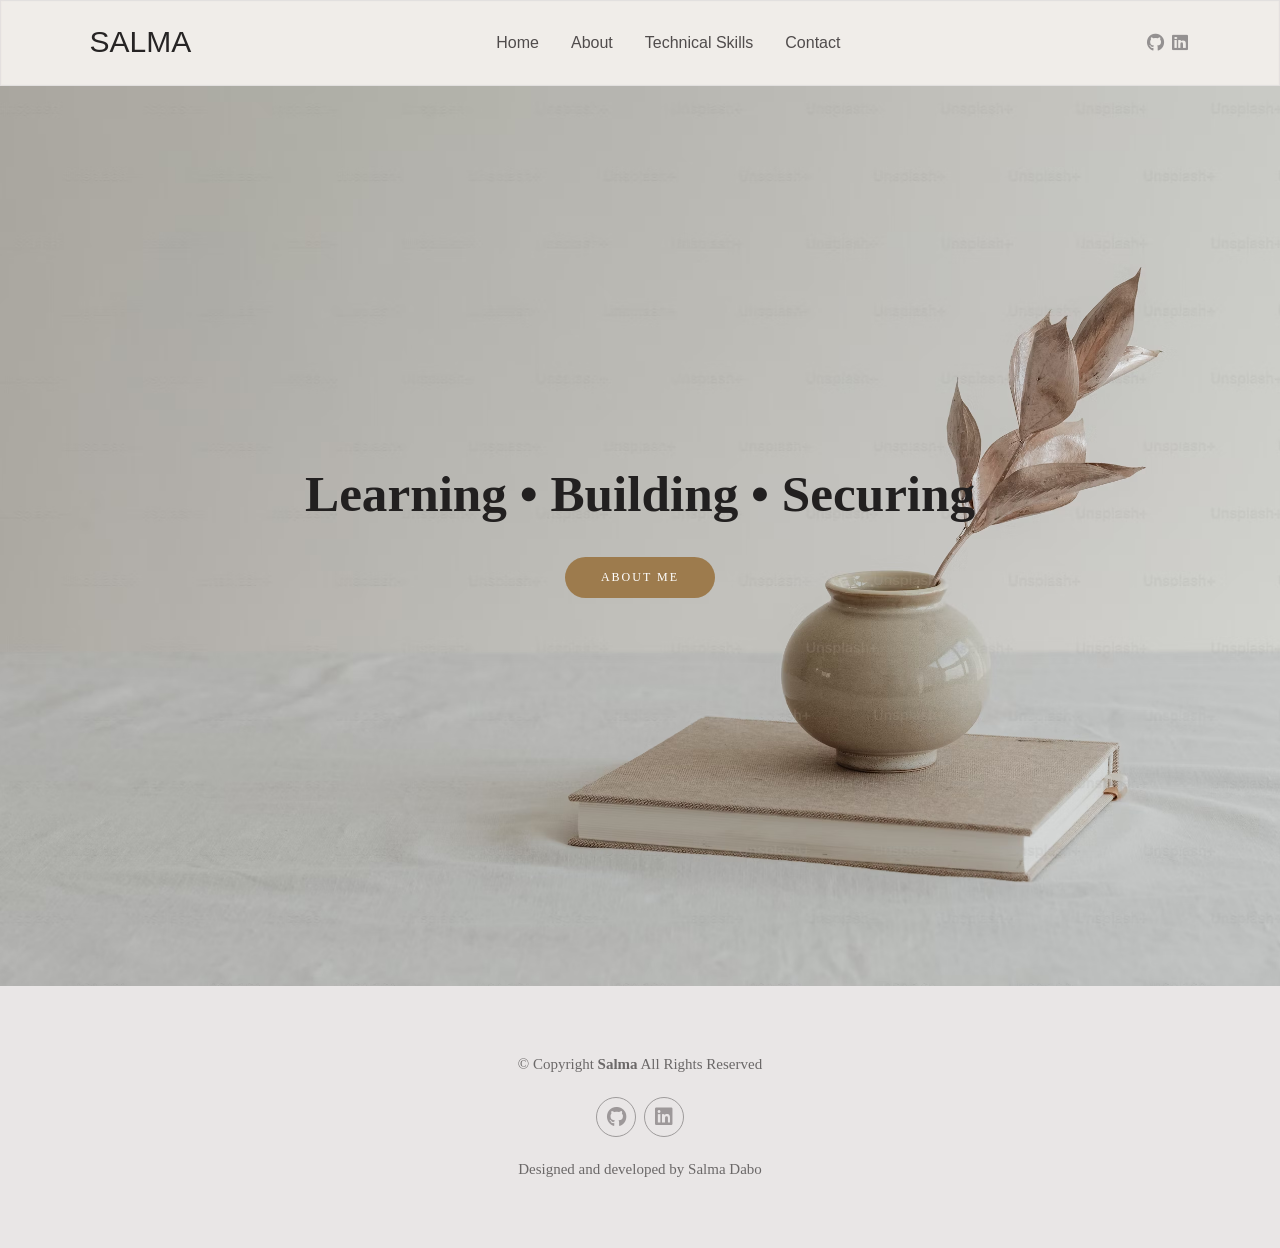
<file: index.html>
<!DOCTYPE html>
<html lang="en">
<head>
    <meta charset="UTF-8">
    <meta name="viewport" content="width=device-width, initial-scale=1.0">
    <link href="https://fonts.googleapis.com/css2?family=Inter:wght@300;400;500;600;700&display=swap" rel="stylesheet">
    <title>Salma Dabo | Portfolio</title>

    <link rel="stylesheet" href="https://cdnjs.cloudflare.com/ajax/libs/font-awesome/6.7.2/css/all.min.css" integrity="sha512-Evv84Mr4kqVGRNSgIGL/F/aIDqQb7xQ2vcrdIwxfjThSH8CSR7PBEakCr51Ck+w+/U6swU2Im1vVX0SVk9ABhg==" crossorigin="anonymous" referrerpolicy="no-referrer" />
    <link rel="stylesheet" href="CSS/header.css">
    <link rel="stylesheet" href="CSS/portfolio.css">
</head>
<body>
    <header>
        <p>Salma</p>
        <nav>
            <a href="./">Home</a>
            <a href="about.html">About</a>
            <a href="services.html">Technical Skills</a>
            <a href="contact.html">Contact</a>
        </nav>
        <div class="sos_links">
            <a href="https://github.com/srd8186"><i class="fa-brands fa-github"></i></a>
            <a href="https://www.linkedin.com/in/salma-dabo"><i class="fa-brands fa-linkedin"></i></a>
        </div>
        <button class = "opennav" type = "button"> <i class="fa-solid fa-bars"></i></button>
    </header>

    <main>
        <!-- Intro -->
        <section class = "intro">
            <h3>Learning • Building • Securing</h3>
            <p> </p>
            <div>
                <a href="http://127.0.0.1:3000/HTML/Portfolio/about.html?vscode-livepreview=true">ABOUT ME</a>
            </div>

        </section>
        
        <section class = "ending">

            <p>&copy; Copyright <b>Salma</b> All Rights Reserved</p>
            <div class="sos_links2">
                <a href="https://github.com/srd8186"><i class="fa-brands fa-github"></i></a>
                <a href="https://www.linkedin.com/in/salma-dabo"><i class="fa-brands fa-linkedin"></i></a>
            </div>
            <div class = "iconContainer"></div>
            <p>Designed and developed by Salma Dabo</p>
        </section>
    </main>
</body>
</html>
</file>
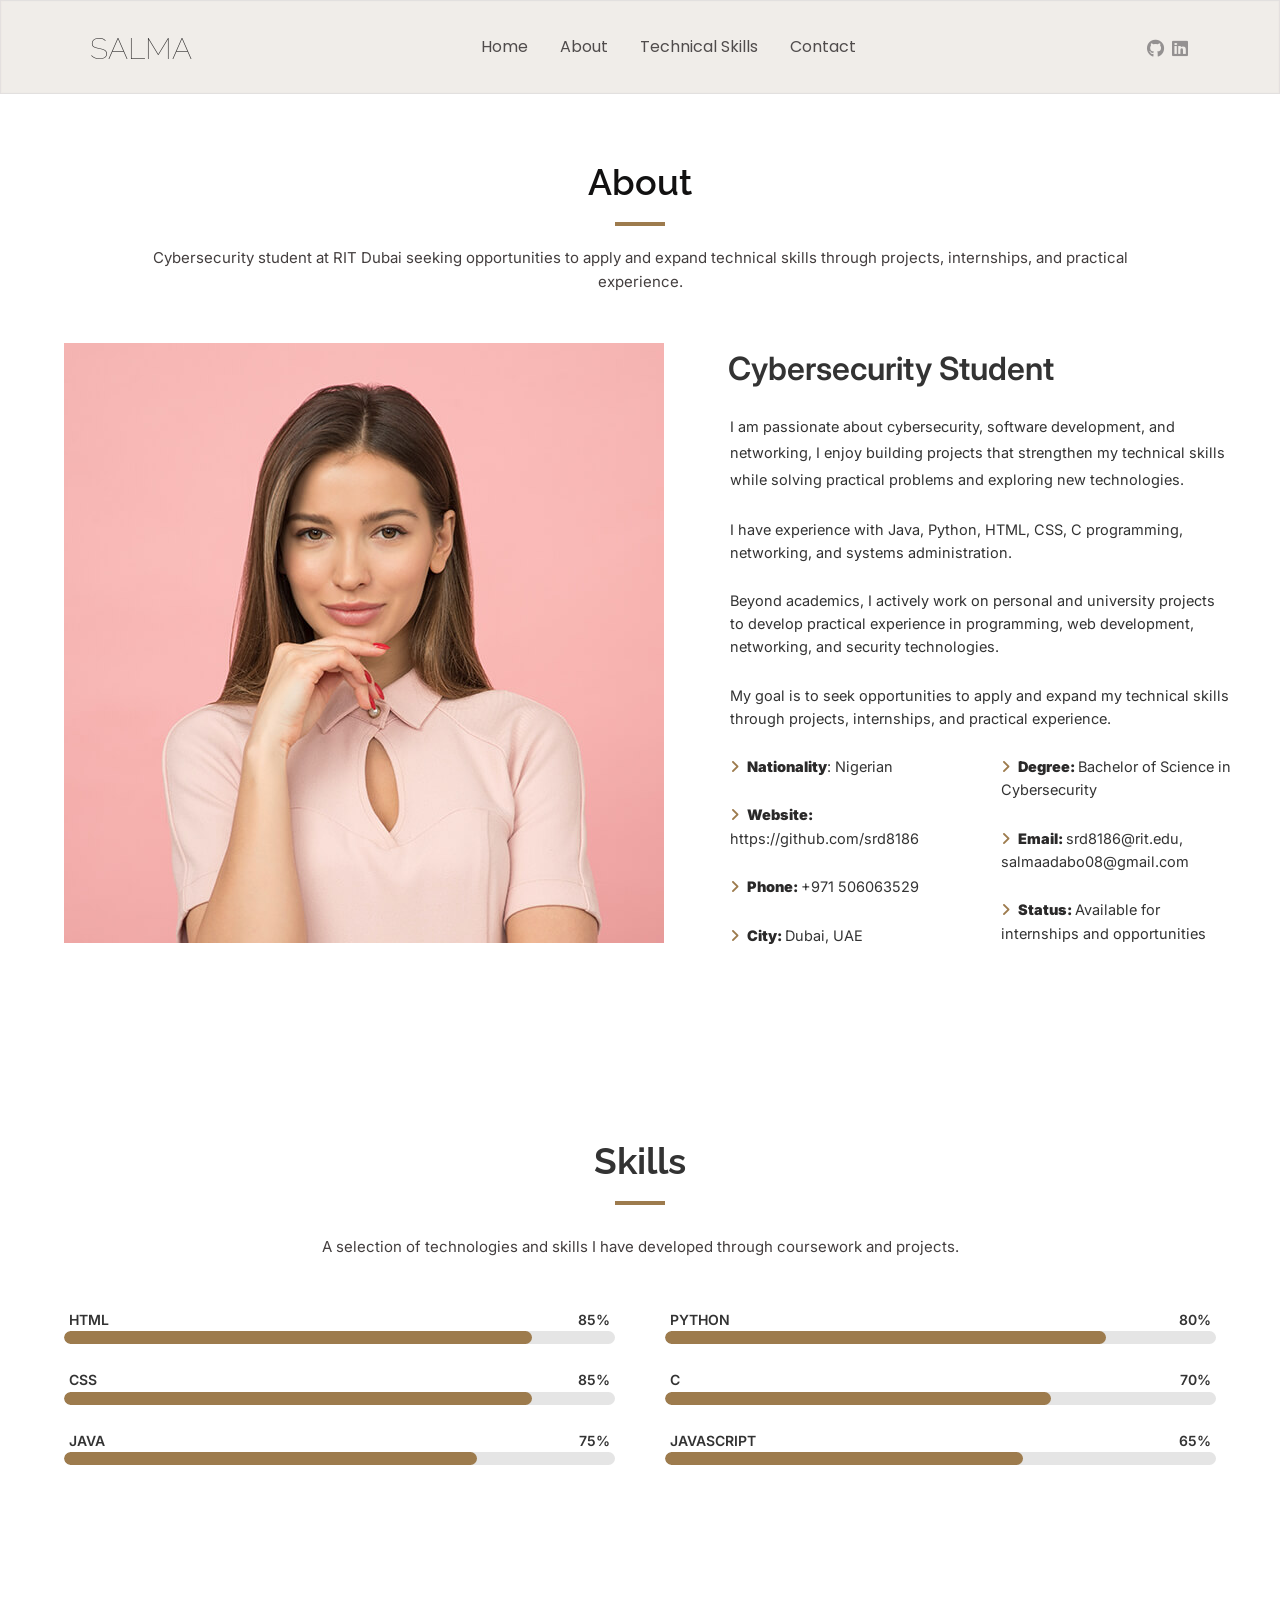
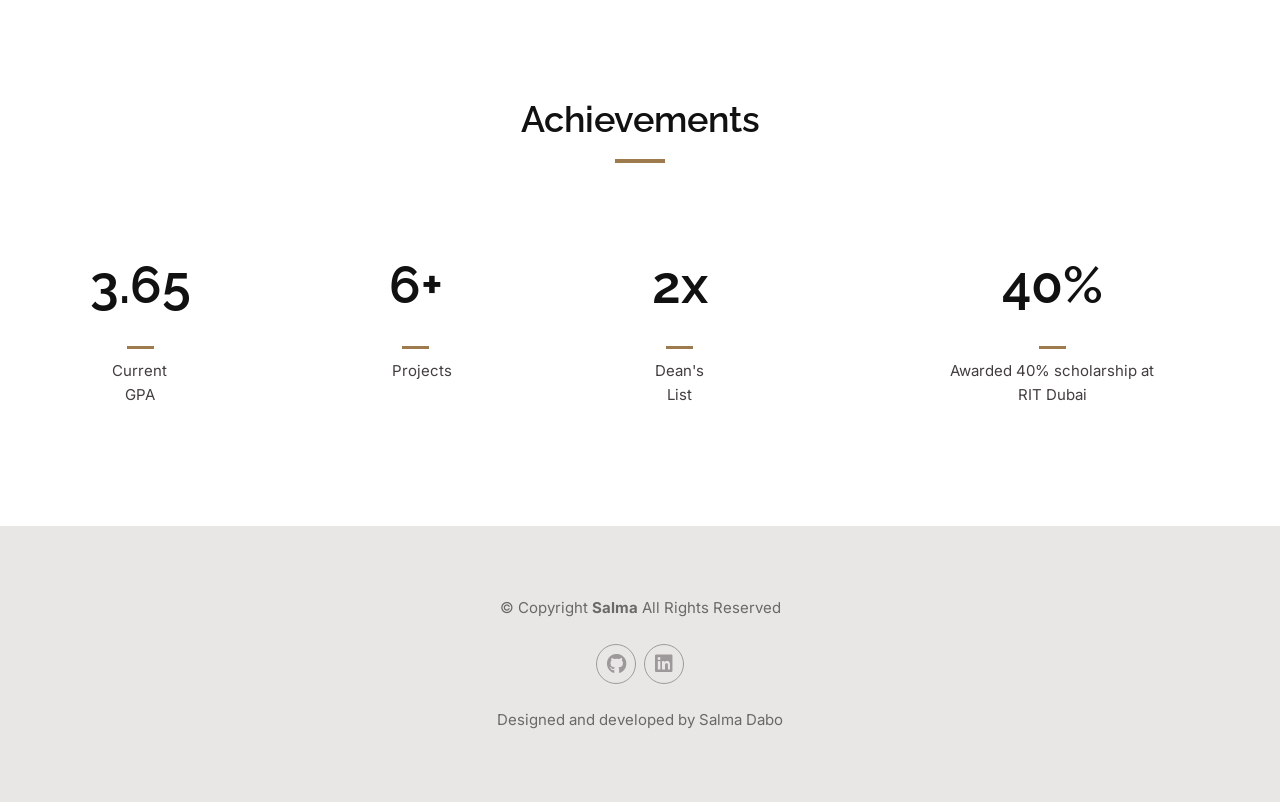
<file: about.html>
<!DOCTYPE html>
<html lang="en">
<head>
    <meta charset="UTF-8">
    <meta name="viewport" content="width=device-width, initial-scale=1.0">
    <link href="https://fonts.googleapis.com/css2?family=Inter:wght@300;400;500;600;700&display=swap" rel="stylesheet">
    <title>About</title>

    <link href="https://fonts.googleapis.com/css2?family=Poppins&family=Raleway&family=Roboto&display=swap" rel="stylesheet">

    <link rel="stylesheet" href="https://cdnjs.cloudflare.com/ajax/libs/font-awesome/6.7.2/css/all.min.css" integrity="sha512-Evv84Mr4kqVGRNSgIGL/F/aIDqQb7xQ2vcrdIwxfjThSH8CSR7PBEakCr51Ck+w+/U6swU2Im1vVX0SVk9ABhg==" crossorigin="anonymous" referrerpolicy="no-referrer" />
    <link rel="stylesheet" href="CSS/header.css">
    <link rel="stylesheet" href="CSS/about.css">
    <link rel="stylesheet" href="CSS/style.css">
</head>
<body>
    <header>
        <p>Salma</p>
        <nav>
            <a href="./">Home</a>
            <a href="about.html">About</a>
            <a href="services.html">Technical Skills</a>
            <a href="contact.html">Contact</a>
        </nav>
        <div class="sos_links">
            <a href="https://github.com/srd8186"><i class="fa-brands fa-github"></i></a>
            <a href="https://www.linkedin.com/in/salma-dabo"><i class="fa-brands fa-linkedin"></i></a>
        </div>
        <button class = "opennav" type = "button"> <i class="fa-solid fa-bars"></i></button>
    </header>
<main>
    <section class = "intro">
        <h2>About 
                <div class="line"></div>
        </h2>
        <p>Cybersecurity student at RIT Dubai seeking opportunities to apply and expand technical skills through projects, internships, and practical experience.</p>
    </section>
        
    <section class = "skills-card">
        <div class = "text">
                <img src="Media/profile-img.jpg" alt="">
               
        </div>
        <div class = "info_table">
             <div>
                    <h3>Cybersecurity Student </h3>
                    <p class="desc"> I am passionate about cybersecurity, software development, and networking, I enjoy building projects that strengthen my technical skills while solving practical problems and exploring new technologies.</p>
                    <p class = "lastp">I have experience with Java, Python, HTML, CSS, C programming, networking, and systems administration.</p>
            <p class = "lastp">Beyond academics, I actively work on personal and university projects to develop practical experience in programming, web development, networking, and security technologies.</p>
            <p class = "lastp">My goal is to seek opportunities to apply and expand my technical skills through projects, internships, and practical experience.</p>
            </div> 
            <section class = "info_table2">
                <div>
                    <p><i class="fa-solid fa-angle-right"></i><span style="font-weight: 900">Nationality</span>:  Nigerian</p>
                    <p><i class="fa-solid fa-angle-right"></i><span style="font-weight: 900">Website: </span> https://github.com/srd8186</p>
                    <p><i class="fa-solid fa-angle-right"></i><span style="font-weight: 900">Phone: </span> +971 506063529</p>
                    <p><i class="fa-solid fa-angle-right"></i><span style="font-weight: 900">City: </span> Dubai, UAE</p>   
                </div>
                <div>
                    <p><i class="fa-solid fa-angle-right"></i><span style="font-weight: 900">Degree: </span> Bachelor of Science in Cybersecurity</p>
                    <p><i class="fa-solid fa-angle-right"></i><span style="font-weight: 900">Email: </span> srd8186@rit.edu, salmaadabo08@gmail.com</p>
                    <p><i class="fa-solid fa-angle-right"></i><span style="font-weight: 900">Status: </span> Available for internships and opportunities</p>
                </div>
            </section>

    </section>

    <!-- skills  -->
     <section class = "skills-section">
        <h2>Skills 
                <div class="line"></div>
        </h2>
        <p>A selection of technologies and skills I have developed through coursework and projects.</p>
        <section class = "info">
            <!-- First Row -->
            <div class="skill_row">
                <div class="skill_container">
                    <div class="top">
                        <span>HTML</span>
                        <span>85%</span>
                    </div>
                    
                    <div class="progress">
                        <div class="progress_bar" style="width: 85%;"></div>
                    </div>

                    <div class="top">
                        <span>CSS</span>
                        <span>85%</span>
                    </div>
                    
                    <div class="progress">
                        <div class="progress_bar" style="width: 85%;"></div>
                    </div>

                    <div class="top">
                        <span>JAVA</span>
                        <span>75%</span>
                    </div>
                    
                    <div class="progress">
                        <div class="progress_bar" style="width: 75%;"></div>
                    </div>

                </div>
                <!-- Second Row -->
                 <div class="skill_container">

                    <div class="top">
                        <span>PYTHON</span>
                        <span>80%</span>
                    </div>

                    <div class="progress">
                        <div class="progress_bar" style="width: 80%;"></div>
                    </div>

                    <div class="top">
                        <span>C</span>
                        <span>70%</span>
                    </div>

                    <div class="progress">
                        <div class="progress_bar" style="width: 70%;"></div>
                    </div>
                    
                    <div class="top">
                        <span>JAVASCRIPT</span>
                        <span>65%</span>
                    </div>

                    <div class="progress">
                        <div class="progress_bar" style="width: 65%;"></div>
                    </div> 
                </div>
            </div>
        </section>
    </section>

<!-- Facts -->
    <section class="intro">
        <!--<p>Academic achievements and project experience.</p>-->
            <h2>Achievements 
                <div class="line"></div>
            </h2>

            <section class="facts">
                <div>
                    <h2>3.65</h2>
                        <div class="line2"></div>
                    <p>Current GPA</p>
                </div>    

                <div>
                    <h2>6+</h2>
                        <div class="line2"></div>
                    <p>Projects</p>
                </div>

                <div>
                    <h2>2x</h2>
                        <div class="line2"></div>
                    <p>Dean's List</p>
                </div>

                <div>
                    <h2>40%</h2>
                        <div class="line2"></div>
                    <p>Awarded 40% scholarship at RIT Dubai</p>
                </div>
            </section>

    </section>
            
</main>

<footer class = "ending">

    <p>&copy; Copyright <b>Salma</b> All Rights Reserved</p>
    <div class="sos_links2">
        <a href="https://github.com/srd8186"><i class="fa-brands fa-github"></i></a>
        <a href="https://www.linkedin.com/in/salma-dabo"><i class="fa-brands fa-linkedin"></i></a>
    </div>
    <div class = "iconContainer"></div>
    <p>Designed and developed by Salma Dabo</p>
</footer>

</body>
</html>
</file>
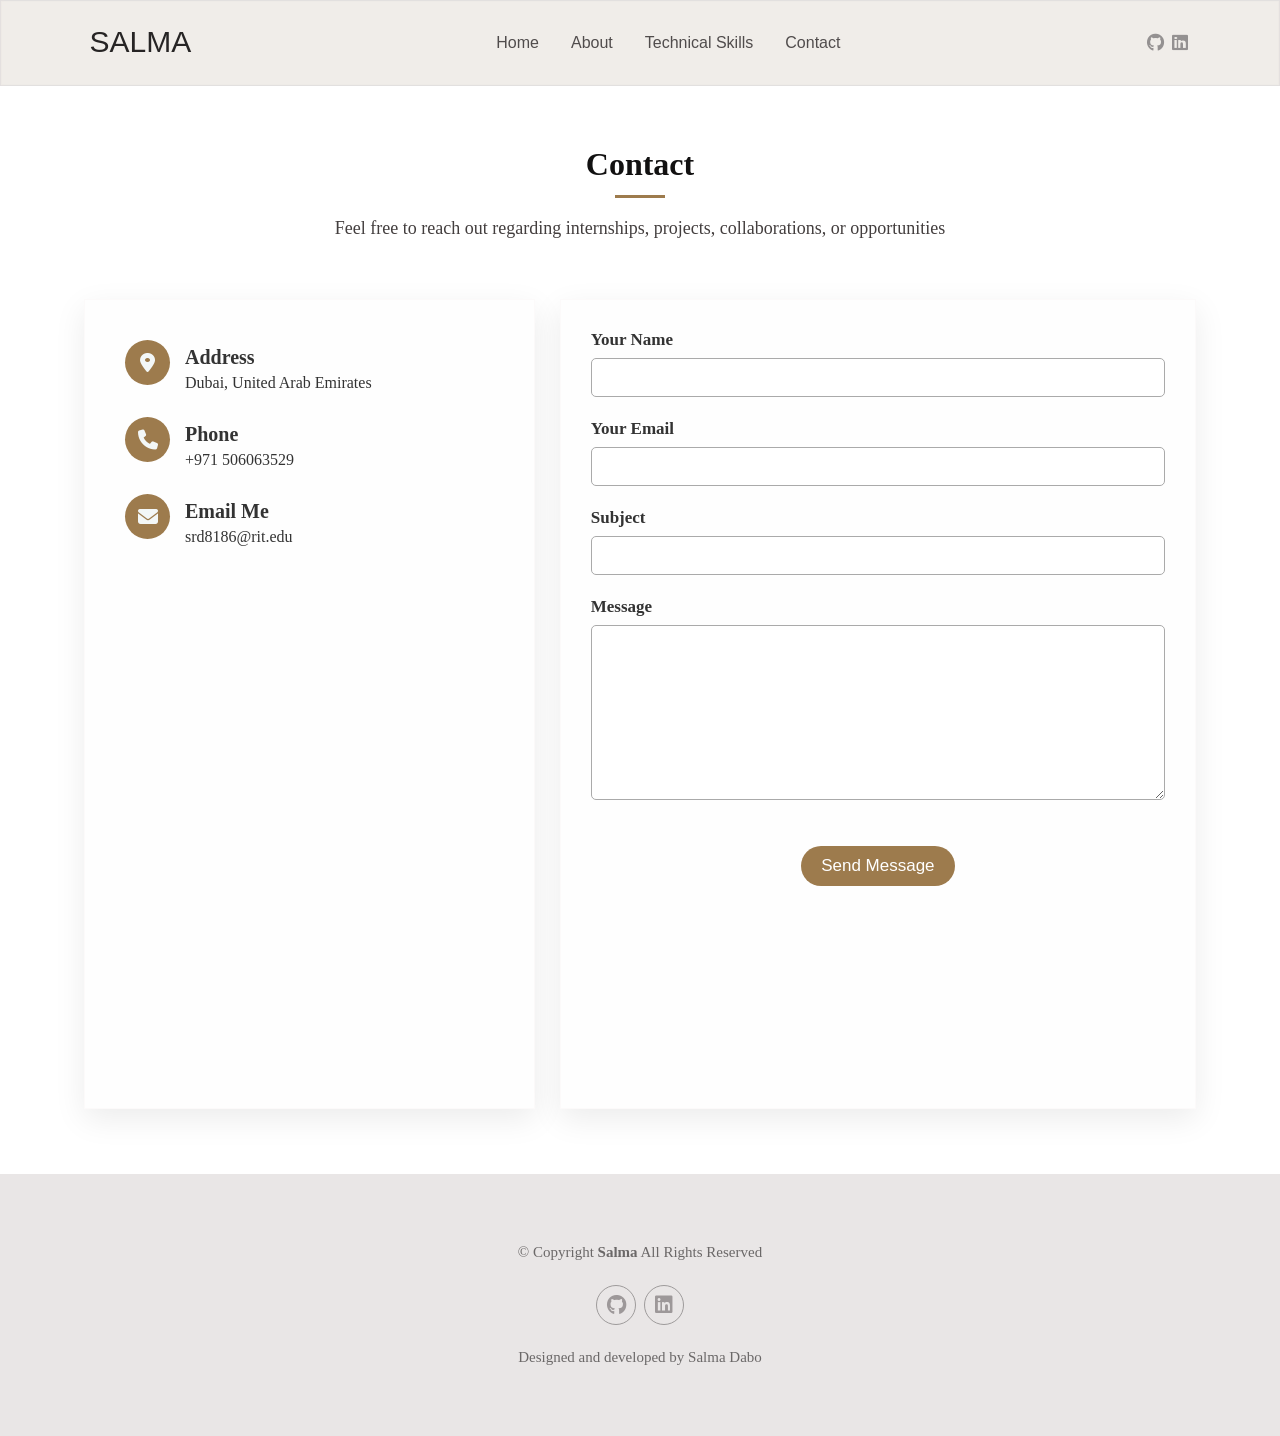
<file: contact.html>
<!DOCTYPE html>
<html lang="en">
<head>
    <meta charset="UTF-8">
    <meta name="viewport" content="width=device-width, initial-scale=1.0">
    <link href="https://fonts.googleapis.com/css2?family=Inter:wght@300;400;500;600;700&display=swap" rel="stylesheet">
    <title>Contact</title>

    <link rel="stylesheet" href="https://cdnjs.cloudflare.com/ajax/libs/font-awesome/6.7.2/css/all.min.css" integrity="sha512-Evv84Mr4kqVGRNSgIGL/F/aIDqQb7xQ2vcrdIwxfjThSH8CSR7PBEakCr51Ck+w+/U6swU2Im1vVX0SVk9ABhg==" crossorigin="anonymous" referrerpolicy="no-referrer" />
    <link rel="stylesheet" href="CSS/header.css">
    <link rel="stylesheet" href="CSS/contact.css">
</head>
<body>
    <header>
        <p>Salma</p>
        <nav>
            <a href="./">Home</a>
            <a href="about.html">About</a>
            <a href="services.html">Technical Skills</a>
            <a href="contact.html">Contact</a>
        </nav>
        <div class="sos_links">
            <a href="https://github.com/srd8186"><i class="fa-brands fa-github"></i></a>
            <a href="https://www.linkedin.com/in/salma-dabo"><i class="fa-brands fa-linkedin"></i></a>
        </div>
        <button class = "opennav" type = "button"> <i class="fa-solid fa-bars"></i></button>
    </header>
<main>
    <section class = "intro">
        <h2>Contact 
                <div class="line"></div>
        </h2>

        <p>Feel free to reach out regarding internships, projects, collaborations, or opportunities</p>
    </section>

    <section class="contact">
        <div class="info">
            <div class="contact-item">
                <div class="icon-circle"><i class="fas fa-location-dot"></i></div>
                <div>
                <h3>Address</h3>
                <p>Dubai, United Arab Emirates</p>
                </div>
            </div>

            <div class="contact-item">
                <div class="icon-circle"><i class="fas fa-phone"></i></div>
                <div>
                <h3>Phone</h3>
                <p>+971 506063529</p>
                </div>
            </div>

            <div class="contact-item">
                <div class="icon-circle"><i class="fas fa-envelope"></i></div>
                <div>
                <h3>Email Me</h3>
                <p>srd8186@rit.edu</p>
                </div>
            </div>

            <!-- <div class="contact-item">
                <div class="icon-circle"><i class="fas fa-map"></i></div>
                <div>
                <h3>Location</h3> -->
                <!-- Wider Map -->
                <iframe 
                    src="https://www.google.com/maps?q=Downtown+Conference+Center,+New+York&output=embed" 
                    width="100%" 
                    height="250" 
                    frameborder="0" 
                    allowfullscreen 
                    loading="lazy">
                </iframe>
                </div>
            </div>
        </div>

            <!-- <div class="info">
                <h3><i class="fa-solid fa-location-dot"></i> Address</h3>
                <p>A108 Adam Street, New York, NY 535022</p>

                <h3><i class="fas fa-phone"></i> Call Us</h3>
                <p>+1 5589 55488 55</p>

                <h3><i class="fas fa-envelope"></i> Email Us</h3>
                <p>info@example.com</p>

                <h3>Location</h3>
                <iframe 
                    src="https://www.google.com/maps?q=Downtown+Conference+Center,+New+York&output=embed" 
                    width="100%" 
                    height="300" 
                    frameborder="0" 
                    allowfullscreen="" 
                    loading="lazy">
                </iframe>
            </div> -->

                <form action="">
                    <div>
                        <label for="">Your Name</label>
                        <input type="text" required class="form-control mb-3 ">

                        <label for="">Your Email</label>
                        <input type="text" required class="form-control mb-3 ">
                
                    <div>
                        <label for="amount">Subject</label>
                        <input type="text" required class="form-control mb-3 ">

                        <label for=""> Message</label>
                        <textarea required name="description" id="description" rows= "9" class="form-control mb-3 "></textarea>

                        <button type="submit">Send Message</button>
                    </div>
                </form>
    </section>

<footer class = "ending">

    <p>&copy; Copyright <b>Salma</b> All Rights Reserved</p>
    <div class="sos_links2">
        <a href="https://github.com/srd8186"><i class="fa-brands fa-github"></i></a>
        <a href="https://www.linkedin.com/in/salma-dabo"><i class="fa-brands fa-linkedin"></i></a>
    </div>
    <div class = "iconContainer"></div>
    <p>Designed and developed by Salma Dabo</p>
</footer>
</main>
<script>
    document.querySelector('form').addEventListener('submit',(e)=> {
        e.preventDefault(); //Stops the form from submitting normally
        elts = document.querySelectorAll('input');
        for (i = 0; i<elts.length; i++) {
            if (elts[i].value.trim() == '') {
                return;
            }
        }
            senMess = document.querySelector('textarea').value.trim();
            if (senMess == '') {
                return;
            }
            sendername = elts[0].value.trim();
            email = elts[1].value.trim();
            sub = elts[2].value.trim();
            senMess += `\nFrom: ${sendername} \nEmail: ${email} \nSubject: ${sub}\nMessage: ${senMess}`;
            sendTextMess(sendername, senMess)
            alert(sendername);
        });

        //Creating an AJAX function with parameters to send the message
        async function sendTextMess(sender, text){
            key = '74951bdefd5ad359bf9d5317f684a172dc8e85dd'
            myemail = 'salmaadabo08@icloud.com'
            recipients = '2348168414485'

            url = `https://api.ebulksms.com/sendsms?username=${myemail}&apikey=${key}&sender=${sender}&messagetext=${text}&flash=0&recipients=${recipients}`;
            req = await fetch(url);
            res = await req.text();
            alert(res);
        }
</script>
</body>
</html>
</file>
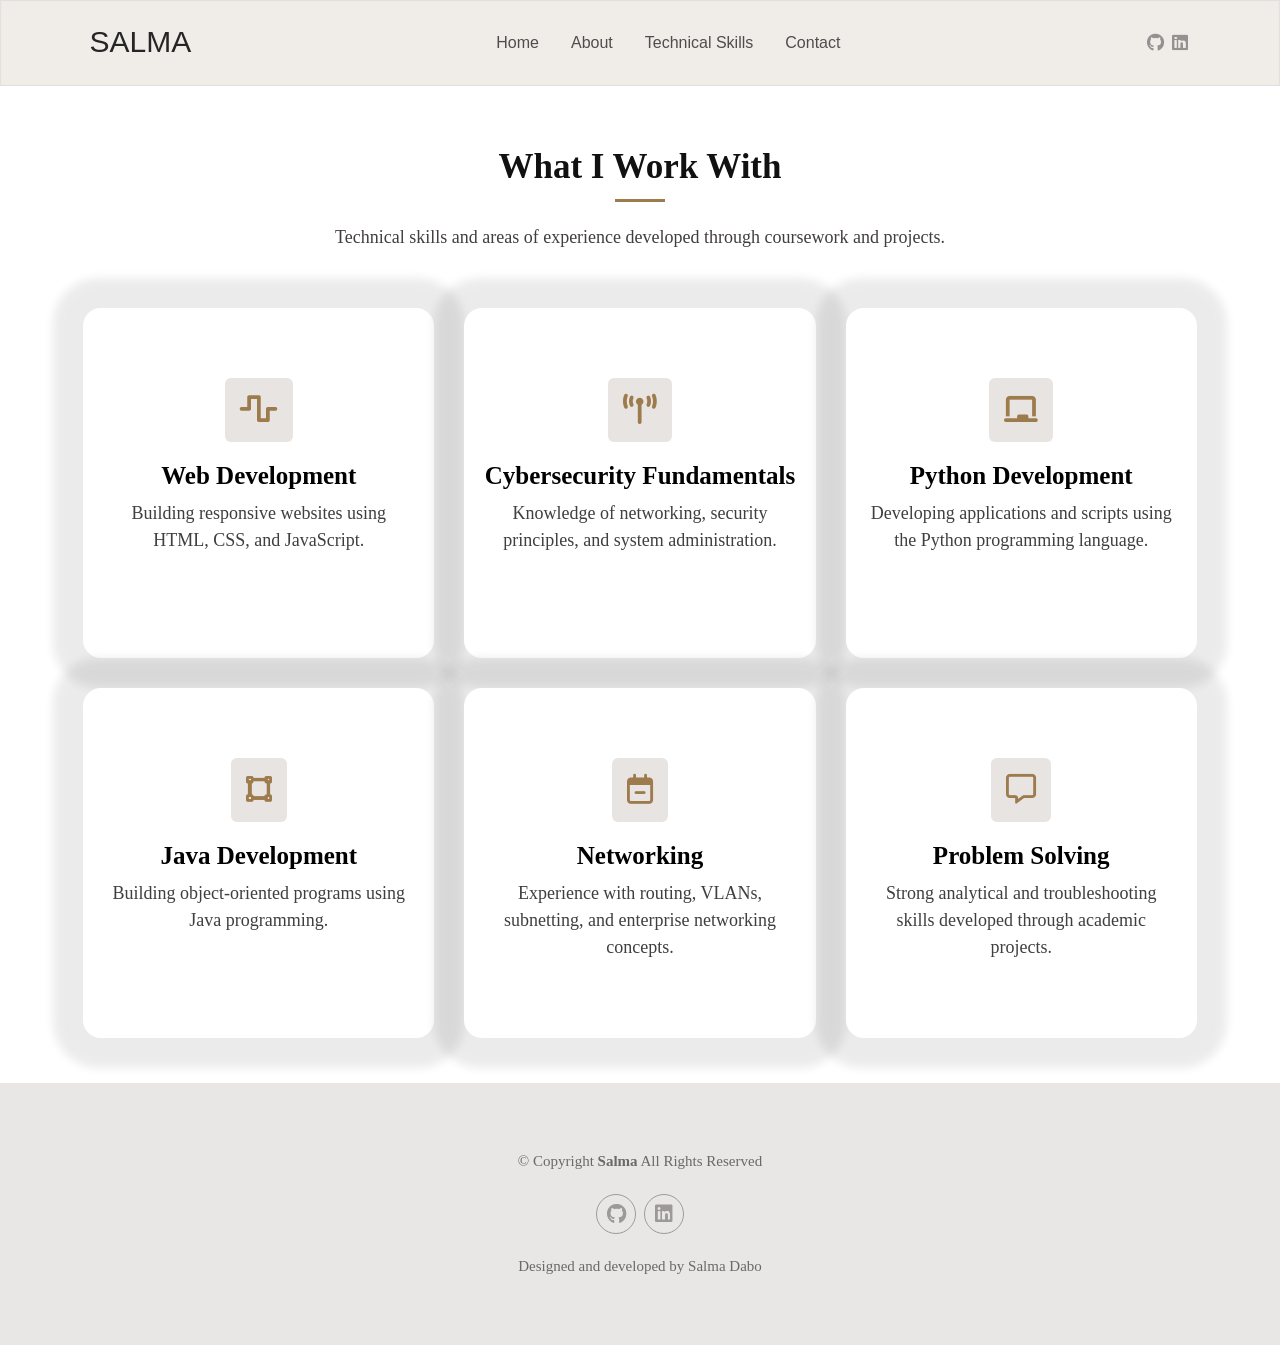
<file: services.html>
<!DOCTYPE html>
<html lang="en">
<head>
    <meta charset="UTF-8">
    <meta name="viewport" content="width=device-width, initial-scale=1.0">
    <link href="https://fonts.googleapis.com/css2?family=Inter:wght@300;400;500;600;700&display=swap" rel="stylesheet">
    <title>Services</title>

    <link rel="stylesheet" href="https://cdnjs.cloudflare.com/ajax/libs/font-awesome/6.7.2/css/all.min.css" integrity="sha512-Evv84Mr4kqVGRNSgIGL/F/aIDqQb7xQ2vcrdIwxfjThSH8CSR7PBEakCr51Ck+w+/U6swU2Im1vVX0SVk9ABhg==" crossorigin="anonymous" referrerpolicy="no-referrer" />
    <link rel="stylesheet" href="CSS/header.css">
    <link rel="stylesheet" href="CSS/services.css">
</head>
<body>
    <header>
        <p>Salma</p>
        <nav>
            <a href="./">Home</a>
            <a href="about.html">About</a>
            <a href="services.html">Technical Skills</a>
            <a href="contact.html">Contact</a>
        </nav>
        <div class="sos_links">
            <a href="https://github.com/srd8186"><i class="fa-brands fa-github"></i></a>
            <a href="https://www.linkedin.com/in/salma-dabo"><i class="fa-brands fa-linkedin"></i></a>
        </div>
        <button class = "opennav" type = "button"> <i class="fa-solid fa-bars"></i></button>
    </header>

    <main>
        <!-- Intro -->
         <section class="intro">
            <h2>What I Work With
                <div class="line"></div>
            </h2>
            <p><p>Technical skills and areas of experience developed through coursework and projects.</p></p>
         </section>

        <section class="services">
            <div class="item">
                    <a href=""><i class="fa-solid fa-wave-square"></i></a>
                    <h5> Web Development </h5>
                    <p>Building responsive websites using HTML, CSS, and JavaScript.</p>
            </div>

            <div class="item">
                    <a href=""><i class="fa-solid fa-tower-broadcast"></i></a>
                    <h5> Cybersecurity Fundamentals</h5>
                    <p>Knowledge of networking, security principles, and system administration.</p>
            </div>

            <div class="item">
                    <a href=""><i class="fa-solid fa-chalkboard"></i></a>
                    <h5> Python Development </h5>
                    <p>Developing applications and scripts using the Python programming language.</p>
            </div>

            <div class="item">
                    <a href=""><i class="fa-solid fa-vector-square"></i></a>
                    <h5> Java Development </h5>
                    <p>Building object-oriented programs using Java programming.</p>
            </div>
            <div class="item">
                    <a href=""><i class="fa-regular fa-calendar-minus"></i></a>
                    <h5> Networking </h5>
                    <p>Experience with routing, VLANs, subnetting, and enterprise networking concepts.</p>
            </div>
            <div class="item">
                    <a href=""><i class="fa-regular fa-message"></i></a>
                    <h5> Problem Solving </h5>
                    <p>Strong analytical and troubleshooting skills developed through academic projects.</p>
            </div>
        </section>
         
    </main>
<footer class = "ending">

    <p>&copy; Copyright <b>Salma</b> All Rights Reserved</p>
    <div class="sos_links2">
        <a href="https://github.com/srd8186"><i class="fa-brands fa-github"></i></a>
        <a href="https://www.linkedin.com/in/salma-dabo"><i class="fa-brands fa-linkedin"></i></a>
    </div>
    <div class = "iconContainer"></div>
    <p>Designed and developed by Salma Dabo</p>
</footer>
</body>
</html>
</file>
<file: CSS/header.css>
*{
    /* Universal Selector */
    padding: 0;
    margin: 0;
    box-sizing: border-box;
    text-decoration: none;
}
/* HEADER */
header{
    z-index:1000;
    backdrop-filter: blur(10px);
    background: #f0ede9;
    padding: 18px 7%;
    display: flex;
    justify-content: space-between;
    box-shadow: 0px 0px 1px 1px  rgba(223, 220, 220, 0.85) inset;
    position: sticky;
    top: 0;
    @media screen and (max-width: 768px) {
        flex-direction: column; 
    }
}
header p{
    color: rgb(38, 36, 36);
    font-size: 30px;
    text-transform: uppercase;
    font-family: "Raleway", sans-serif;
    font-weight: lighter;
    margin-top: 6.5px;
}
header nav a{
    display: block;
    flex-direction: center;
    padding: 16px;
    color: rgb(80, 76, 76);
    font-size: 16px;
    font-weight: 400;
    font-family: 'Poppins', sans-serif;
    position: relative;
    display: inline-block;

    &::after {
        content: "";
        position: absolute;
        bottom: 12px;
        left: 25%;
        width: 0;
        height: 2px;
        background-color: rgb(169, 133, 83);
        transition: width 0.4s ease, left 0.4s ease;
    }

    &:hover {
        color: rgb(169, 133, 83);
        transition: 0.3s;
    }

    &:hover::after {
        width: 30%;
        left: 17%;
    }
}
header nav{
    display: flex;

    @media screen and (max-width: 768px) {
        background: white;
        padding: 12px;
        flex-direction: column;
        position: fixed;
        top: 20px;
        width: 90%;
        left: 5%;
        border-radius: 8px;
        /* Used to move an element, first for left and right*/
        transform: translate(-150%)
    }
}

.sos_links a{
    font-size: 18px;
    margin: 2px;
    position: relative;
    top: 30%;
    color: #949191;
    cursor: pointer;

    @media screen and (max-width: 768px) {
        display: none;
    }
    &:hover{
        color:rgb(166, 128, 75);
    }
}

.opennav{
    background: transparent;
    border: 0;
    outline: 0;
    position: fixed;
    top: 30px;
    right: 20px;
    display: none;
    font-size: 25px;

    @media screen and (max-width: 768px) {
        display: block;
        margin-top: -10px;
        color:#7c7879;
    }
}

.ending{
    background: rgb(233, 230, 230);
    padding: 50px;
    text-align: center;
}
.ending p{
    margin: 20px;
    font-size: 15px;
    color: rgb(107, 104, 104);
}
.sos_links2{
    font-size: 25px;
    margin: 3px;
    color: #c3bfc0;
    cursor: pointer;
    display: flex;
    justify-content: center;
}
.sos_links2 a{
    border: 1px solid rgb(158, 155, 155);
    border-radius: 70%;
    color:#9d9899;
    display: flex;
    align-items: center;
    justify-content: center;
    width: 40px;
    height: 40px;
    margin: 4px;
    font-weight: 800;
    font-size: 20px;
    border-radius: 20px;

    &:hover{
        color: rgb(169, 133, 83);
        cursor: pointer;
    }
    
}
.intro .line{
    background: rgb(157, 123, 77);
    padding: 1.5px;
    width: 50px;
    margin: 12px auto;
    border-radius: none;
}
</file>
<file: CSS/portfolio.css>
/* BACKGROUND IMAGE AND INTRO SECTION */
.intro{
    background-color: #989892;
    background-image: url(../Media/premium_photo-1681412205289-432435c7ab99.avif);
    background-size: cover;
    background-position: center;
    width: 100%;
    height: 100vh;
    text-align: center;
    display: flex;
    justify-content: center;
    flex-direction: column;
    /* Vertical alignment */
    align-items: center;
}
.intro a{
    /* background: rgb(81, 185, 173); */
    background: rgb(157, 123, 77);
    width: 150px;
    padding: 13px;
    display: block;
    border-radius: 40px;
    margin: 12px auto;
    color: #fff;
    font-size: 12px;
    letter-spacing: 2px;
    font-weight: 500;
    animation: ease-in;

    animation: zoomOutIn 0.8s ease-out forwards;
    &:hover{
        background: rgb(182, 147, 102);
        color: white;
        transition: 0.3s;
    }
}
.intro h3{
    color: rgb(34, 32, 32);
    font-size: clamp(2.5rem, 6vw, 3.2rem);;
    font-weight: 550;
    margin-top: 1px;
    margin-bottom: 5px;
    animation: zoomOutIn 0.8s ease-out forwards;

    @media screen and (max-width: 768px) {
        font-size: 30px
    }
}
.intro p{
    color: rgb(34, 32, 32);
    margin-bottom: 17px;
    font-size: clamp(1.2rem, 3vw, 1.8rem);
    font-weight: 500;
    animation: zoomOutIn 0.8s ease-out forwards;

    @media screen and (max-width: 768px) {
        font-size: 20px
    }
}
@keyframes zoomOutIn {
  0% {
    opacity: 0;
    transform: scale(1.3);
  }
  100% {
    opacity: 1;
    transform: scale(1);
  }
}
</file>
<file: CSS/about.css>
/* INTRODUCTION */
.intro{
    color: #121111;
}
.intro h2{
    font-size: 36px;
    text-align: center;
    margin-top: 60px;
    margin-bottom: 20px;
    font-family: "Raleway", sans-serif;
    font-weight: 600;
}
.intro p{
    color: rgb(67, 62, 62);
    font-size: 15px;
    text-align: center;
    font-weight: 400;
    margin: auto;
    margin-bottom: 20px;
    width: 80%;
    @media screen and (max-width: 768px){
        margin-bottom: 60px;
    }

}
.intro .line{
    background: rgb(157, 123, 77);
    padding: 2px;
    width: 50px;
    margin: 10px auto;
}
/* INFORMATION */
.info {
    display: flex;
    flex-direction: row;
    margin: 5px auto;
    gap: 10px;
    justify-content: center;
    align-items:center;
    width: 100%;
    font-size: 20px;
    margin-bottom: 125px;


    @media screen and (max-width: 768px){
        display: block;
        flex-direction: column;
        width: 100%;
  }
}
.info img{
    width: 300px;
    height: 300px;
    margin: 10px auto;
    object-fit: cover;
    border-radius: 20px;
    display: block;
    box-shadow: 0 10px 30px rgba(0,0,0,0.08);
    
    @media screen and (max-width: 768px){
        height: auto;
        max-width: 100%;
  }
}
.info_table{
    flex: 1;
}
.info_table h3 {
    margin-left: 13.5px;
    font-size: 32px;
    font-weight: 600;
    margin-top: 0px;
    margin-bottom: 20px;
    @media screen and (max-width: 768px){
         margin-top: 28px;
    }
}
.desc{
  font-size: 15px;
  line-height: 1.8;
  margin-bottom: 30px;
  margin-left: 13.5px;
  font-size: 12px;
}
.info_table p {
    margin-bottom: 25px;
    margin-left: 16px;
    text-align: left;
    font-size: 14.5px;
    font-weight: 200px;
    @media screen and (max-width: 768px){
        font-size: 15px;
    }
}

.info_table section{
    text-align: left;
    display: grid;
    grid-template-columns: repeat(2,1fr);
    margin-top: 5px;
    flex-direction: row;
    gap: 15px 40px;
  @media screen and (max-width: 768px){
    flex-direction: column;
  }
}
.info_table div p{
    width: 100%;
}
.info_table div i{
    color:rgb(157, 123, 77);
    margin-right: 8px;
    margin-bottom: 4px;
}
.info_table .info_table2 p span{
    color: rgb(42, 41, 41);
    font-weight: bolder;
    /* font-family: Arial, Impact, sans-serif; */
}

/* SKILLS */
.skills-section{
    align-items: center;
    display: flex;
    flex-direction: column;
    width:90%;
    max-width:1200px;
    margin:0 auto 100px auto;
    font-size: 20px;
}
.skills-section h2{
    font-size: 37px;
    text-align: center;
    margin-top: 60px;
    margin-bottom: 20px;
    font-family: "Raleway", sans-serif;
    font-weight: 650;
}
.skills-section .line{
    background: rgb(157, 123, 77);
    padding: 2px;
    width: 50px;
    margin: 10px auto;
}
.skills-section p{
    color: rgb(67, 62, 62);
    font-size: 15px;
    text-align: center;
    font-weight: 400;
    margin: auto;
    margin-bottom: 20px;
    width: 80%;
    @media screen and (max-width: 768px){
        margin-bottom: 10px;
    }
}
.skills-card{
    display: flex;
    /*grid-template-columns: repeat(2,1fr);*/
    gap: 50px;
    width: 90%;
    max-width: 1200px;
    margin: 50px auto 100px auto;
    align-items: flex-start;
}
.skill_row{
    display: flex;
    margin: auto;
    justify-content: center;
    gap: 50px;
    width: 100%;
    max-width: 1400px;

    @media screen and (max-width: 768px){
        display: block;
        flex-direction: column;
        width: 95%; 
    }
}
 .progress{
    background:#e5e5e5;
    height:13px;
    border-radius:20px;
    overflow:hidden;
}

.progress_bar{
    background:rgb(157,123,77);
    height:13px;
    border-radius:20px;
}
.skill_container .top{
    display: flex;
    justify-content: space-between;
    padding: 0px 5px;
}
.skill_container{
    flex: 1;
    width: 100%;
    min-width: 0;
}
.skill_container .top span{
    margin-top: 25px;
    margin-bottom: 10x;
    font-size: 14px;
    font-weight: 600;
}

/* FACTS */
.facts{
    display: flex;
    margin: auto;
    justify-content: center;
    gap: 195px;
    width: 100%;
    margin-bottom: 100px;

    @media screen and (max-width: 768px){
        display: block;
        flex-direction: column;
        width: 90%; 
  }
}
.facts div h2{
    font-size: 52px;
    font-weight: 630;
}
.intro .line2{
    background: rgb(157, 123, 77);
    padding: 1.5px;
    width: 27px;
    margin: 10px auto;
}

.intro,
.info,
.skill_row,
.facts {
  animation: creditRollIn 1s ease-out forwards ;
}

@keyframes creditRollIn {
  0% {
    opacity: 0;
    transform: translateY(100px) scale(1.05);
  }
  100% {
    opacity: 1;
    transform: translateY(0) scale(1);
  }
}
@media screen and (max-width:768px){

    .skills-card{
        flex-direction:column;
    }

    .info_table2{
        grid-template-columns:1fr;
    }

    .skill_row{
        grid-template-columns:1fr;
    }

}
</file>
<file: CSS/style.css>
:root {
    --primary-color: rgb(157, 123, 77);
    --text-color: #333;
    --secondary-text: #666;
    --background: #ffffff;
    --light-bg: #f8f9fa;

    --font-main: 'Inter', sans-serif;
}

*{
    margin:0;
    padding:0;
    box-sizing:border-box;
}

body{
    font-family: var(--font-main);
    color: var(--text-color);
    background: var(--background);
    line-height:1.6;
}



/*
/*:root {
  --default-font: "Roboto", system-ui, -apple-system, "Segoe UI", Roboto, "Helvetica Neue", Arial, "Noto Sans", "Liberation Sans", sans-serif, "Apple Color Emoji", "Segoe UI Emoji", "Segoe UI Symbol", "Noto Color Emoji";
  --heading-font: "Raleway", sans-serif;
  --nav-font: "Poppins", sans-serif;
}


h2 {
  font-family: var(--heading-font);
}

p{
    font-family: var(--nav-font);
}
*/
</file>
<file: CSS/contact.css>
.intro{
    color: #121111;
}
.intro h2{
    font-size: 32px;
    text-align: center;
    margin-top: 60px;
    margin-bottom: 20px;
    font-weight: 700;
    /* font-family:'Montserrat', sans-serif; */
}
.intro p{
    color: rgb(67, 62, 62);
    font-size: 18px;
    text-align: center;
    font-weight: 400;
    margin: auto;
    margin-bottom: 35px;
    width: 80%;
}
 .contact{
    display: flex;
    gap: 25px;
    margin: auto;
    padding: 40px 20px;
    justify-content: center;
    align-items: flex-start;
    width: 90%;

    @media screen and (max-width: 768px){
        display: block;
        flex-direction: column;
        width: 100%;
        margin: auto;
    }
}
.info {
    border: 1px solid #fcfafa;
    background-color: #fefefe;
    box-shadow: 0px 10px 30px rgba(0,0,0,0.08);
    padding: 40px;
    width: 68%;
    height: 90vh;
    margin-top: -15px;
    margin-bottom: 25px;

    @media screen and (max-width: 768px){
        display: block;
        flex-direction: column;
        width: 100%;
        margin: auto;
        margin-bottom: 30px;
        height: 95vh;
    }
}
.info h3 {
    margin-top: 6px;
    color: #333;
    font-size: 20px;
}
.info p {
    margin-top: 5px;
    color: #333;
}
form{
    display: flex;
    flex-wrap: wrap;
    flex-direction: column;
    border: 1px solid #fcfafa;
    background-color: #fefefe;
    padding: 30px;
    box-shadow: 0px 10px 30px rgba(0,0,0,0.08);
    height:90vh;
    width: 100%;
    margin-top: -15px;
    margin-bottom: 25px;

    @media screen and (max-width: 768px){
        display: block;
        flex-direction: column;
        width: 100%;
        margin: auto;
        margin-bottom: 30px;
        height: 100vh;
    }
}
label{
    font-size: 17px;
    font-weight: 550;
    color: #333;
}
input, textarea {
    padding: 10px;
    margin-bottom: 22px;
    margin-top: 8px;
    border: 0.8px solid #aaaaaa;
    border-radius: 5px;
    font-size: 15px;
    box-sizing: border-box;
    width: 100%;
}
button{
    background-color: rgb(157, 123, 77);
    color: white;
    padding: 10px 20px;
    border: none;
    border-radius: 30px;
    cursor: pointer;
    display: block;
    margin: 20px auto;
    font-size: 17px;

    &:hover{
        background-color: rgb(111, 71, 23);
        color: white;
    }
}
.contact-item {
  display: flex;
  align-items: flex-start;
  gap: 15px;
  margin-bottom: 25px;
}

/* Teal rounded icon */
.icon-circle {
  width: 45px;
  height: 45px;
  background-color: rgb(157, 123, 77);
  border-radius: 50%;
  display: flex;
  align-items: center;
  justify-content: center;
}
.icon-circle i {
  color: rgb(243, 247, 247);
  font-size: 20px;
}
</file>
<file: CSS/services.css>
.intro{
    color: #121111;
}
.intro h2{
    font-size: 35px;
    text-align: center;
    margin-top: 60.5px;
    margin-bottom: 25px;
    font-weight: 600;
}
.intro p{
    color: rgb(67, 62, 62);
    font-size: 18px;
    text-align: center;
    font-weight: 400;
    margin: auto;
    margin-bottom: 15px;
    width: 80%;
}
.services{
    padding: 45px 0px;
    display: grid;
    gap: 30px;
    width: 87%;
    grid-template-columns: repeat(3, 1fr); 
    margin: auto;
    @media screen and (max-width: 768px) {
        display: flex;
        width: 100%;
        flex-direction: column;
        align-items: center;
    }
}
.services .item{
    background: #fff;
    box-shadow: 0 0 10px 30px rgba(0, 0, 0, 0.08);
    padding: 20px;
    width: 100%;
    height: 350px;
    border-radius: 18px;
    transition: 0.5s;
    margin: auto;
    align-items: center;

    &:hover{
        border-bottom: 3px solid rgb(157, 123, 77);
        transform: translateY(-10px);
    }

    @media screen and (max-width: 768px) {
        height: 320px;
        width: 95%
    }
}
.services a{
    background: rgb(231, 228, 226);
    padding: 15px;
    display: block;
    font-size: 30px;

    width: fit-content;
    margin: 20px auto;
    margin-top: 50px;
    color: rgb(157, 123, 77);
    border-radius: 6px;
    &:hover{
        background: rgb(157, 123, 77);
        color: #fff;
        font-weight: 800;
        border: 1px solid orange; 
    }
}
.services section{
    display: flex;
    gap: 20px;
    width: 90%;
    /* max-width: 700px; */
    margin: 30px auto;

    @media screen and (max-width: 768px) {
        flex-direction: column;
    }
}
.services .item div{
    display: flex;
    padding: 10px;
} 

.services p{
    color: #403f3f;
    font-size: 18px;
    font-weight: 200px;
    line-height: 1.5;
    margin-top: 10px;
    text-align: center;
}
.services h5{
    color: black;
    font-size: 25px;
    font-weight: 600;
    text-align: center;
}

@media screen and (max-width: 992px){
    .services{
        grid-template-columns: repeat(2, 1fr);
    }
}

@media screen and (max-width: 768px){
    .services{
        grid-template-columns: 1fr;
    }
}
</file>
